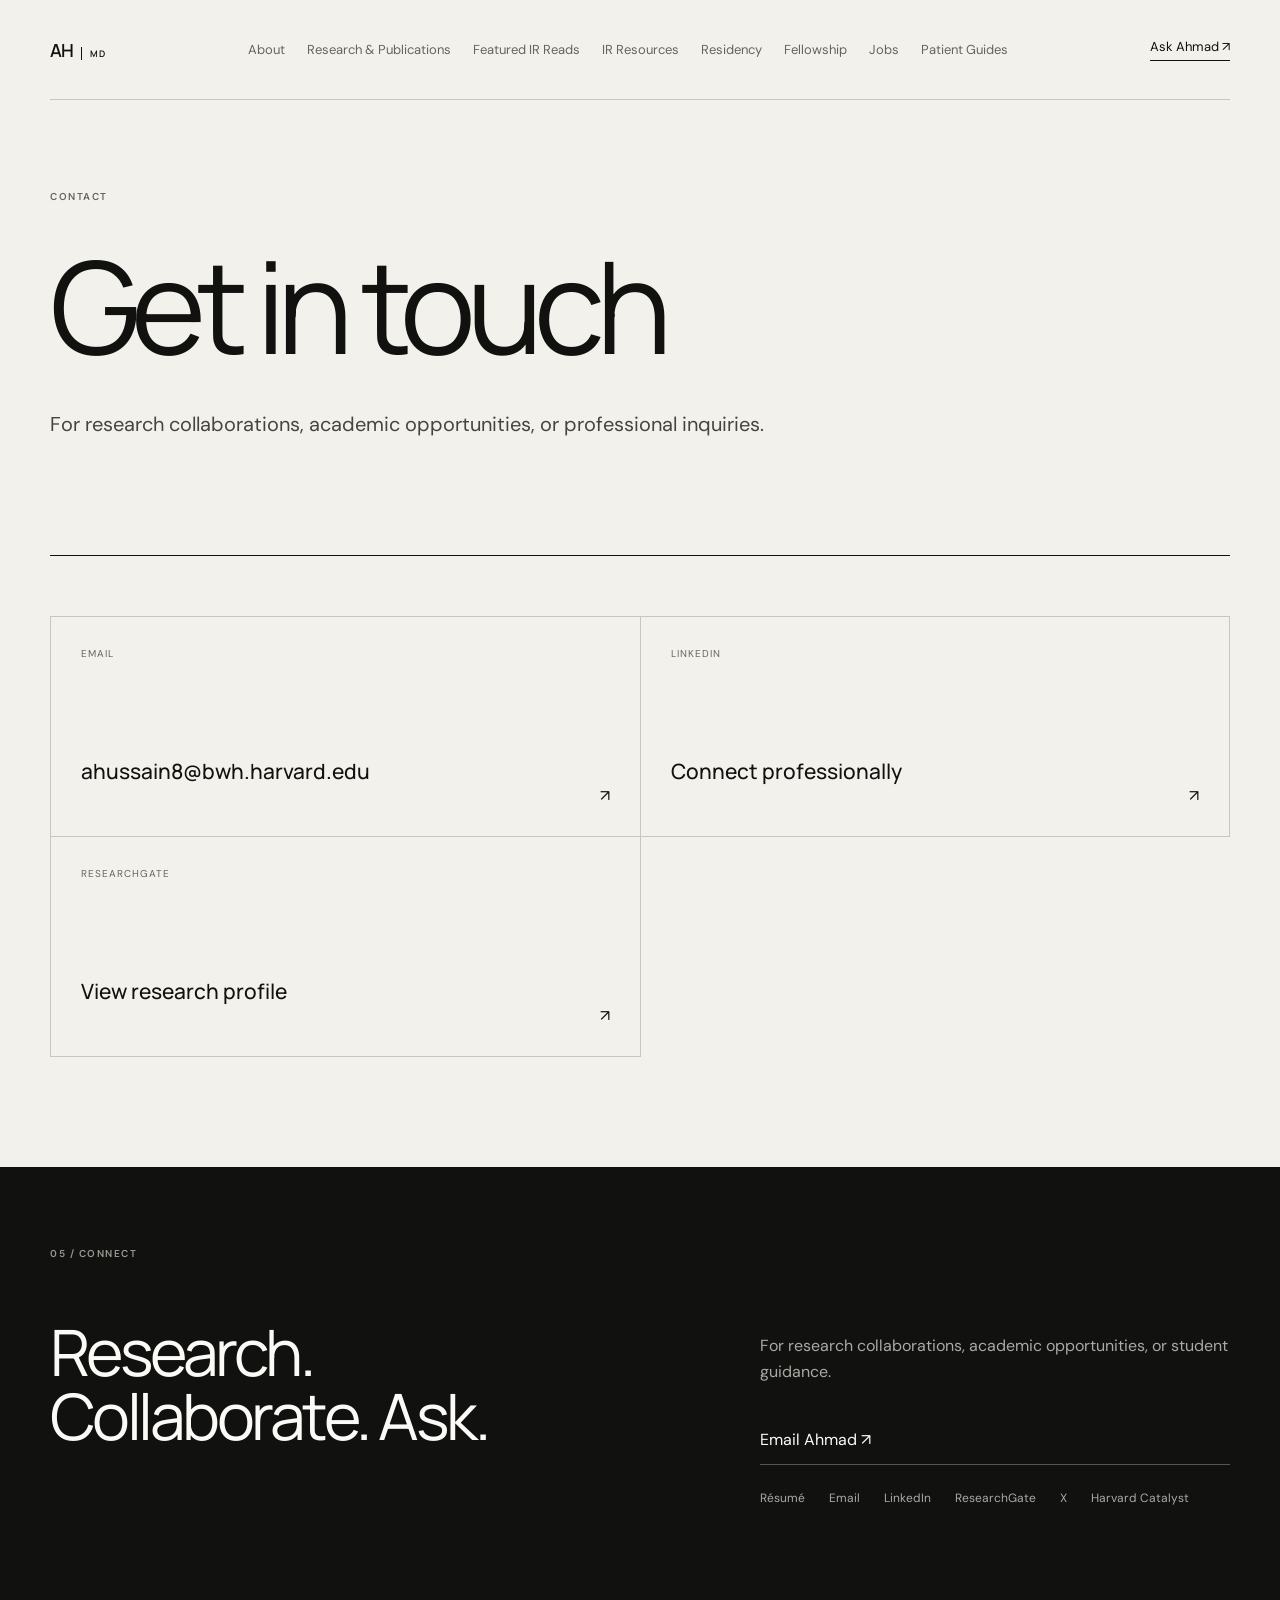
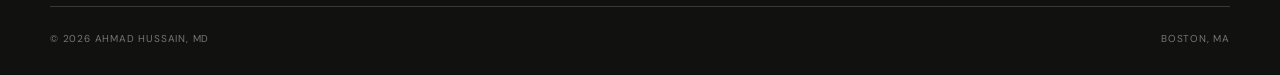
<file: contact.html>
<!doctype html>
<html lang="en">
<head>
  <meta charset="utf-8">
  <meta name="viewport" content="width=device-width,initial-scale=1">
  <title>Contact | Ahmad Hussain, MD</title>
  <link rel="stylesheet" href="style.css?v=19">
</head>
<body>
  <nav class="nav shell"><a class="monogram" href="index.html">AH<span>MD</span></a><div class="navlinks"><a href="index.html">About</a><a href="research.html">Research &amp; Publications</a><a href="featured-reads.html">Featured IR Reads</a><a href="resources.html">IR Resources</a><a href="residency.html">Residency</a><a href="fellowship.html">Fellowship</a><a href="jobs.html">Jobs</a><a href="patient-guides.html">Patient Guides</a></div><a class="contact-link" href="ask-ahmad.html">Ask Ahmad &#8599;&#65038;</a></nav>
  <main class="page shell">
    <header class="page-header"><p class="section-number">Contact</p><h1>Get in touch</h1><p>For research collaborations, academic opportunities, or professional inquiries.</p></header>
    <section class="contact-cards"><a href="mailto:ahussain8@bwh.harvard.edu"><span>Email</span><strong>ahussain8@bwh.harvard.edu</strong><b>&#8599;&#65038;</b></a><a href="https://www.linkedin.com/in/ahmad-hussain-md-6a63331b9"><span>LinkedIn</span><strong>Connect professionally</strong><b>&#8599;&#65038;</b></a><a href="https://www.researchgate.net/profile/Ahmad-Hussain-10"><span>ResearchGate</span><strong>View research profile</strong><b>&#8599;&#65038;</b></a></section>
  </main>
  <footer><div class="shell footer-grid"><div><p class="section-number">05 / Connect</p><h2>Research.<br>Collaborate. Ask.</h2></div><div class="footer-contact"><p>For research collaborations, academic opportunities, or student guidance.</p><a href="mailto:ahussain8@bwh.harvard.edu">Email Ahmad &#8599;&#65038;</a><div><a href="Ahmad_Hussain_Resume.pdf" download>Résumé</a><a href="mailto:ahussain8@bwh.harvard.edu">Email</a><a href="https://www.linkedin.com/in/ahmad-hussain-md-6a63331b9" target="_blank" rel="noopener noreferrer">LinkedIn</a><a href="https://www.researchgate.net/profile/Ahmad-Hussain-10" target="_blank" rel="noopener noreferrer">ResearchGate</a><a href="https://x.com/ahmadhussainmd" target="_blank" rel="noopener noreferrer">X</a><a href="https://connects.catalyst.harvard.edu/profiles/display/305784934" target="_blank" rel="noopener noreferrer">Harvard Catalyst</a></div></div></div><div class="shell copyright"><span>© 2026 Ahmad Hussain, MD</span><span>Boston, MA</span></div></footer>
</body>
</html>
</file>
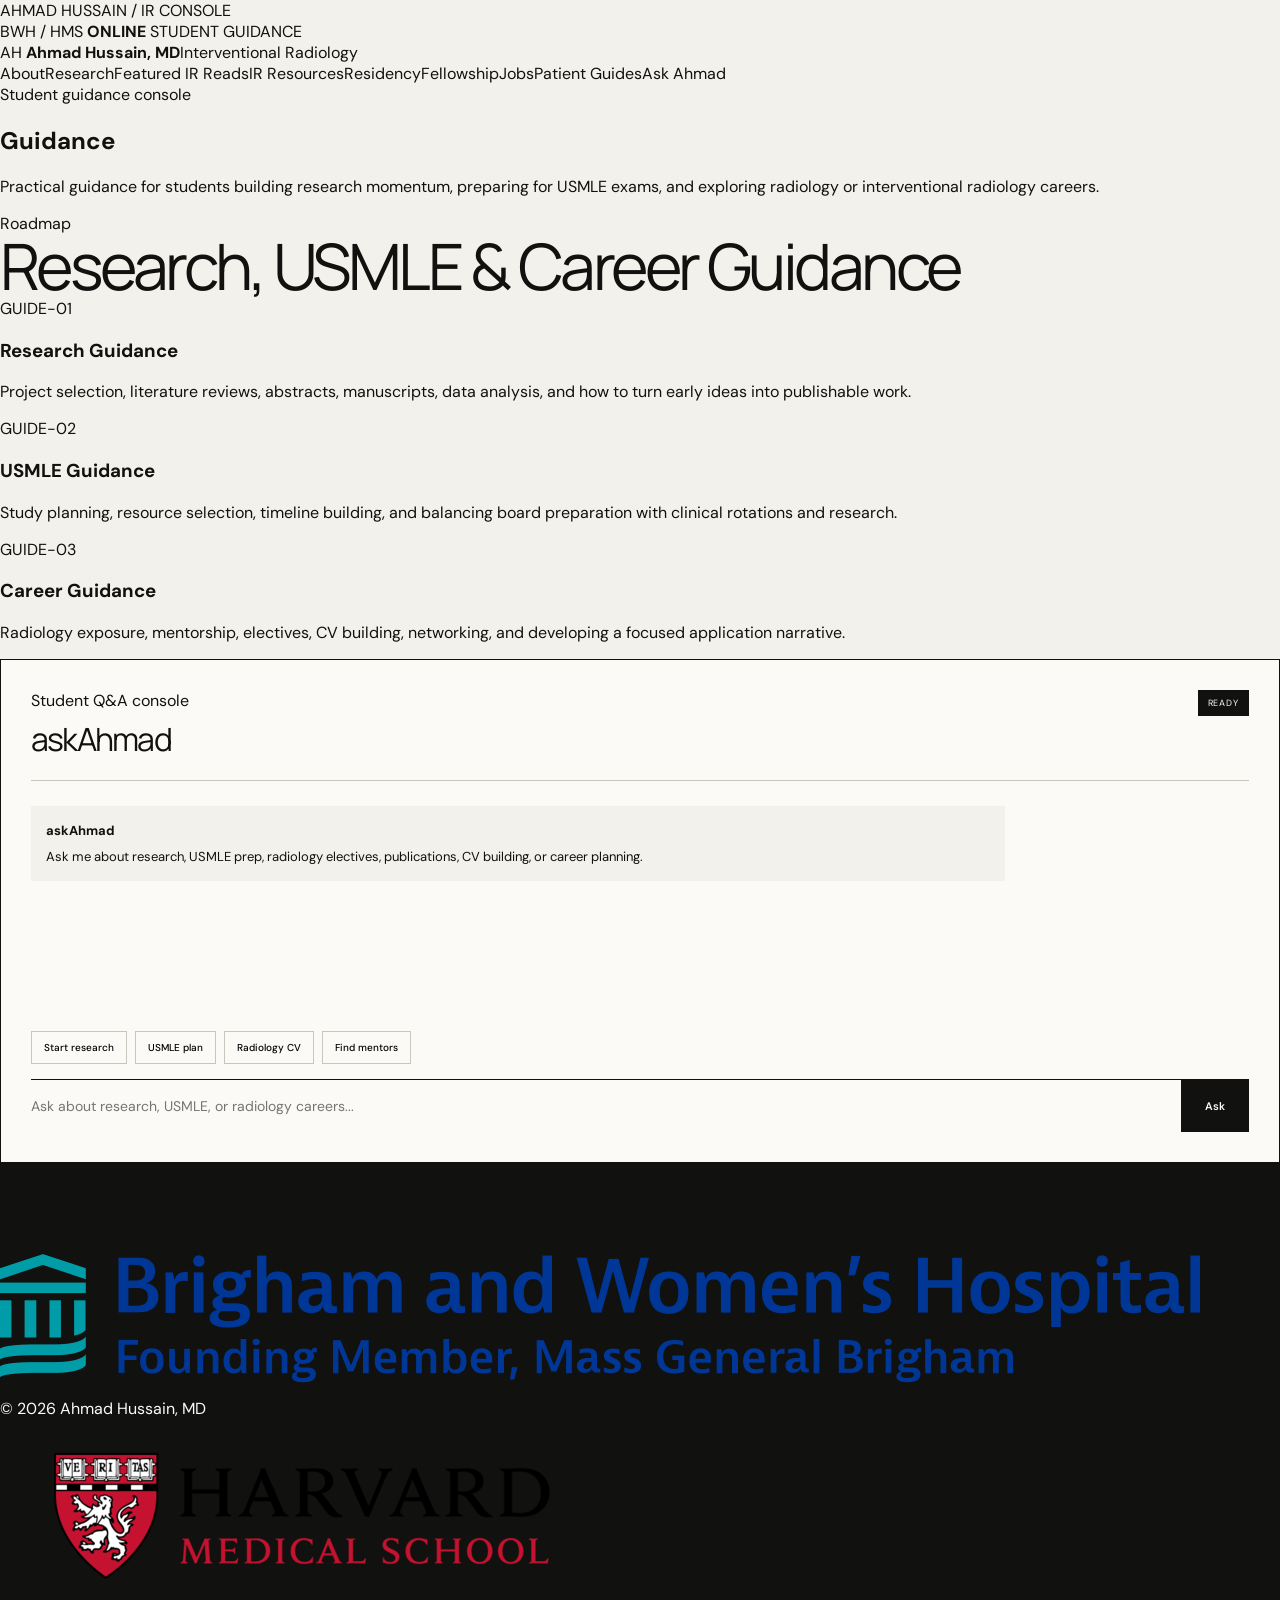
<file: guidance.html>
<!DOCTYPE html>
<html lang="en">
<head>
    <meta charset="UTF-8">
    <meta name="viewport" content="width=device-width, initial-scale=1.0">
    <title>Guidance | Ahmad Hussain, MD</title>
    <link rel="preconnect" href="https://fonts.googleapis.com">
    <link rel="preconnect" href="https://fonts.gstatic.com" crossorigin>
    <link href="https://fonts.googleapis.com/css2?family=DM+Sans:wght@400;500;700;800&family=DM+Mono:wght@400;500;700&display=swap" rel="stylesheet">
    <link rel="stylesheet" href="style.css">
</head>
<body>
<header class="site-header">
    <div class="system-bar">
        <a class="console-id" href="index.html"><span class="status-light"></span><span>AHMAD HUSSAIN / IR CONSOLE</span></a>
        <div class="system-readout">
            <span>BWH / HMS</span>
            <span><strong>ONLINE</strong></span>
            <span>STUDENT GUIDANCE</span>
        </div>
    </div>
    <div class="nav-wrap">
        <div class="nav-inner">
            <a class="brand" href="index.html" aria-label="Ahmad Hussain home">
                <span class="brand-mark">AH</span>
                <span class="brand-text"><strong>Ahmad Hussain, MD</strong><span>Interventional Radiology</span></span>
            </a>
            <nav class="nav-links" aria-label="Primary navigation"><a href="index.html">About</a><a href="research.html">Research</a><a href="featured-reads.html">Featured IR Reads</a><a href="resources.html">IR Resources</a><a href="residency.html">Residency</a><a href="fellowship.html">Fellowship</a><a href="jobs.html">Jobs</a><a href="patient-guides.html">Patient Guides</a><a href="ask-ahmad.html">Ask Ahmad</a></nav>
        </div>
    </div>
</header>

<main class="page-shell">
    <section class="page-title">
        <div class="kicker">Student guidance console</div>
        <h1>Guidance</h1>
        <p class="page-intro">
            Practical guidance for students building research momentum, preparing for USMLE exams, and exploring radiology or interventional radiology careers.
        </p>
    </section>

    <section class="section-block" id="guidance">
        <div class="section-kicker">Roadmap</div>
        <h2>Research, USMLE &amp; Career Guidance</h2>
        <div class="guidance-grid">
            <article class="guidance-card">
                <div class="card-code">GUIDE-01</div>
                <h3>Research Guidance</h3>
                <p>Project selection, literature reviews, abstracts, manuscripts, data analysis, and how to turn early ideas into publishable work.</p>
            </article>
            <article class="guidance-card">
                <div class="card-code">GUIDE-02</div>
                <h3>USMLE Guidance</h3>
                <p>Study planning, resource selection, timeline building, and balancing board preparation with clinical rotations and research.</p>
            </article>
            <article class="guidance-card">
                <div class="card-code">GUIDE-03</div>
                <h3>Career Guidance</h3>
                <p>Radiology exposure, mentorship, electives, CV building, networking, and developing a focused application narrative.</p>
            </article>
        </div>
    </section>

    <section class="section-block" id="ask-ahmad">
        <section class="chatbot-panel" aria-labelledby="ask-ahmad-title">
            <div class="chatbot-header">
                <div>
                    <div class="section-kicker">Student Q&amp;A console</div>
                    <h2 id="ask-ahmad-title">askAhmad</h2>
                </div>
                <span class="chatbot-status">READY</span>
            </div>

            <div class="chat-window" id="askAhmadMessages" aria-live="polite">
                <div class="chat-message bot">
                    <strong>askAhmad</strong>
                    <span>Ask me about research, USMLE prep, radiology electives, publications, CV building, or career planning.</span>
                </div>
            </div>

            <div class="prompt-chips" aria-label="Suggested questions">
                <button type="button" data-question="How do I start research as a medical student?">Start research</button>
                <button type="button" data-question="How should I plan USMLE preparation?">USMLE plan</button>
                <button type="button" data-question="How can I build a radiology CV?">Radiology CV</button>
                <button type="button" data-question="How do I find mentors in radiology?">Find mentors</button>
            </div>

            <form class="chat-form" id="askAhmadForm">
                <label class="sr-only" for="askAhmadInput">Ask Ahmad a student guidance question</label>
                <input id="askAhmadInput" class="chat-input" type="text" placeholder="Ask about research, USMLE, or radiology careers..." autocomplete="off">
                <button class="chat-submit" type="submit">Ask</button>
            </form>
        </section>
    </section>
</main>

<footer class="site-footer">
    <div class="footer-inner">
        <div class="footer-logo"><img src="bwh_logo.png" alt="Brigham and Women's Hospital"></div>
        <div class="footer-copy">&copy; 2026 Ahmad Hussain, MD</div>
        <div class="footer-logo"><img src="hms_logo.png" alt="Harvard Medical School"></div>
    </div>
</footer>
<script src="askahmad.js"></script>
</body>
</html>
</file>
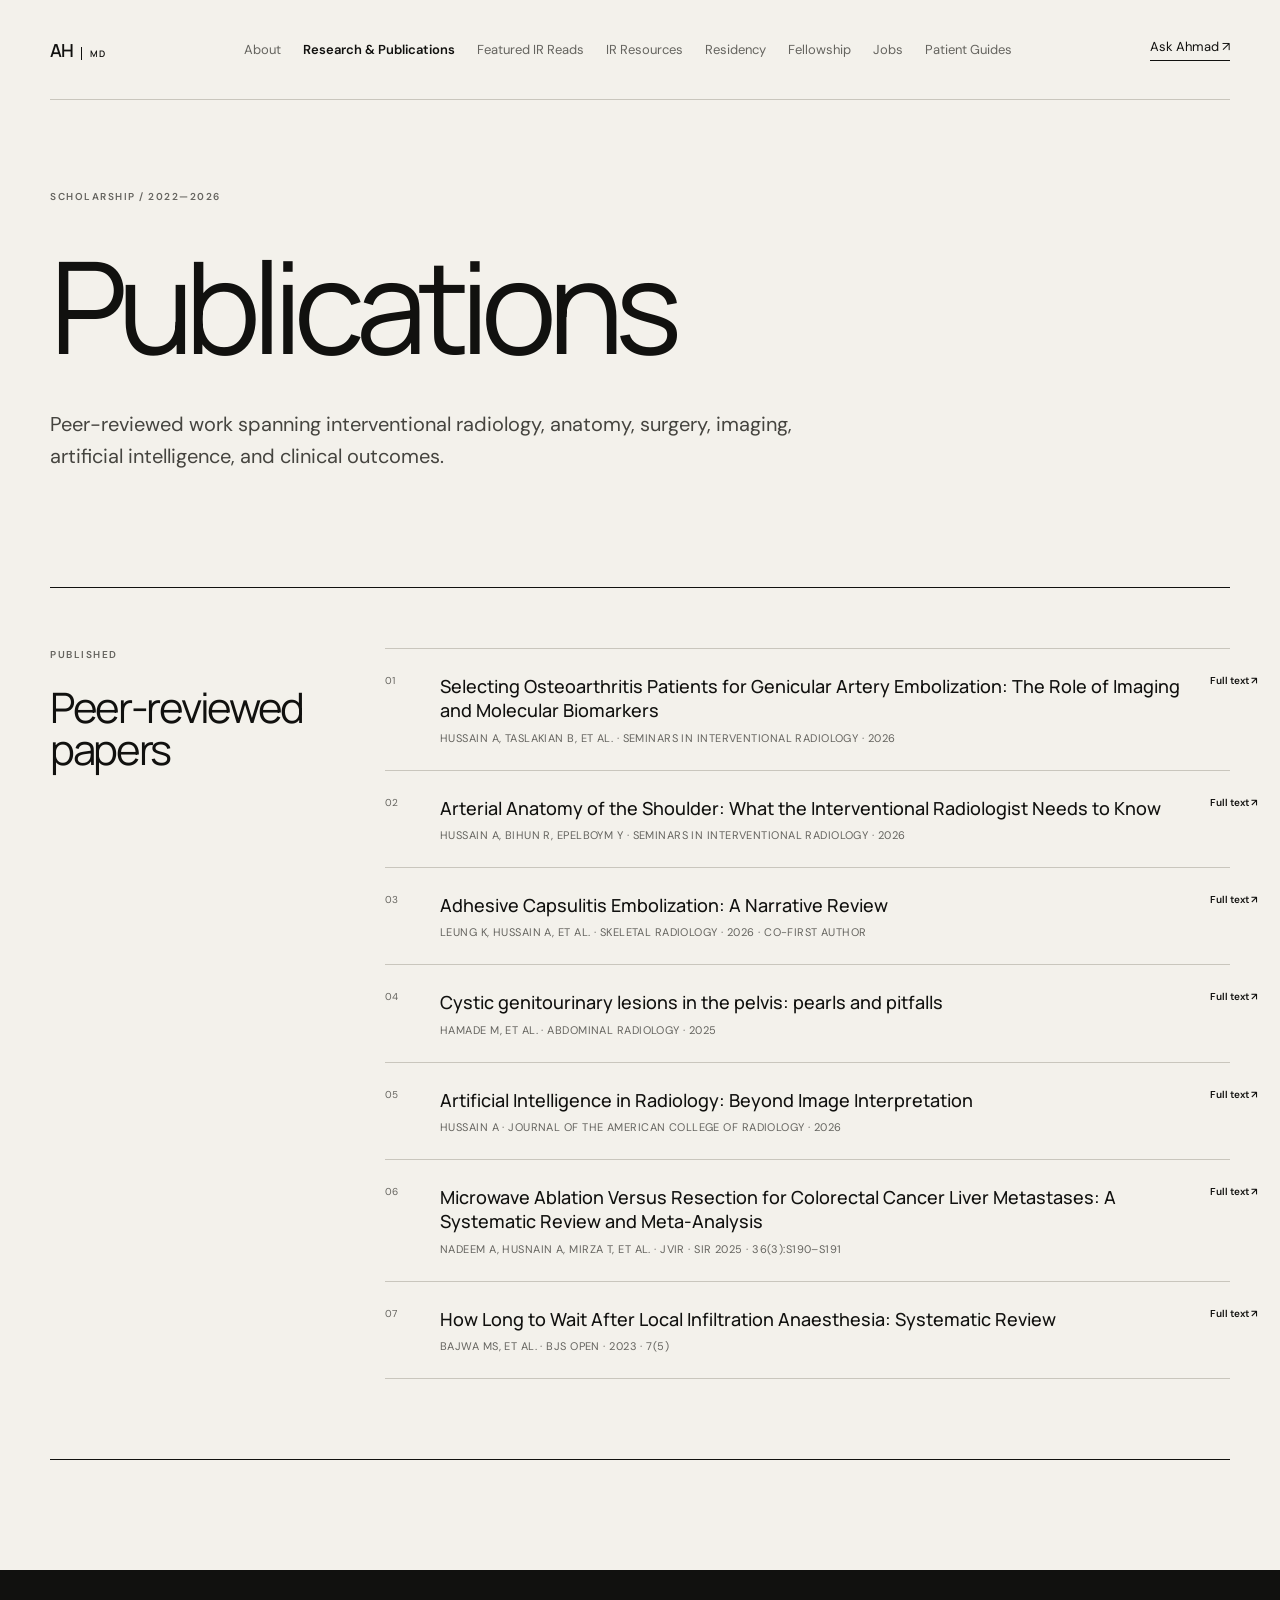
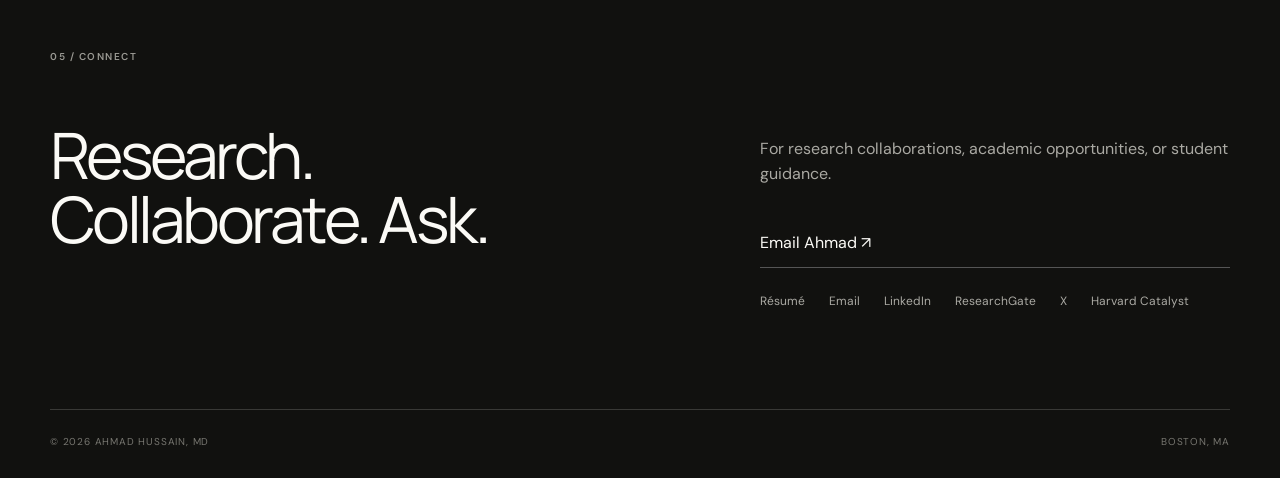
<file: publications.html>
<!doctype html><html lang="en"><head><meta charset="utf-8"><meta name="viewport" content="width=device-width,initial-scale=1"><title>Publications | Ahmad Hussain, MD</title><meta name="description" content="Publications and conference abstracts by Ahmad Hussain, MD."><link rel="stylesheet" href="style.css?v=19"></head><body>
<nav class="nav shell"><a class="monogram" href="index.html">AH<span>MD</span></a><div class="navlinks"><a href="index.html">About</a><a class="active" href="research.html">Research &amp; Publications</a><a href="featured-reads.html">Featured IR Reads</a><a href="resources.html">IR Resources</a><a href="residency.html">Residency</a><a href="fellowship.html">Fellowship</a><a href="jobs.html">Jobs</a><a href="patient-guides.html">Patient Guides</a></div><a class="contact-link" href="ask-ahmad.html">Ask Ahmad &#8599;&#65038;</a></nav>
<main class="page shell"><header class="page-header"><p class="section-number">Scholarship / 2022—2026</p><h1>Publications</h1><p>Peer-reviewed work spanning interventional radiology, anatomy, surgery, imaging, artificial intelligence, and clinical outcomes.</p></header>
<section class="paper-section"><div class="paper-heading"><p class="section-number">Published</p><h2>Peer-reviewed papers</h2></div><div class="all-papers">
<a href="https://doi.org/10.1055/a-2845-7727" target="_blank" rel="noopener noreferrer"><span>01</span><div><h3>Selecting Osteoarthritis Patients for Genicular Artery Embolization: The Role of Imaging and Molecular Biomarkers</h3><p>Hussain A, Taslakian B, et al. · Seminars in Interventional Radiology · 2026</p></div><b>Full text &#8599;&#65038;</b></a>
<a href="https://doi.org/10.1055/a-2845-7529" target="_blank" rel="noopener noreferrer"><span>02</span><div><h3>Arterial Anatomy of the Shoulder: What the Interventional Radiologist Needs to Know</h3><p>Hussain A, Bihun R, Epelboym Y · Seminars in Interventional Radiology · 2026</p></div><b>Full text &#8599;&#65038;</b></a>
<a href="https://doi.org/10.1007/s00256-026-05308-x" target="_blank" rel="noopener noreferrer"><span>03</span><div><h3>Adhesive Capsulitis Embolization: A Narrative Review</h3><p>Leung K, Hussain A, et al. · Skeletal Radiology · 2026 · Co-first author</p></div><b>Full text &#8599;&#65038;</b></a>
<a href="https://doi.org/10.1007/s00261-025-05006-7" target="_blank" rel="noopener noreferrer"><span>04</span><div><h3>Cystic genitourinary lesions in the pelvis: pearls and pitfalls</h3><p>Hamade M, et al. · Abdominal Radiology · 2025</p></div><b>Full text &#8599;&#65038;</b></a>
<a href="https://www.jacr.org/article/S1546-1440(26)00438-2/fulltext" target="_blank" rel="noopener noreferrer"><span>05</span><div><h3>Artificial Intelligence in Radiology: Beyond Image Interpretation</h3><p>Hussain A · Journal of the American College of Radiology · 2026</p></div><b>Full text &#8599;&#65038;</b></a>
<a href="https://doi.org/10.1016/j.jvir.2024.12.494" target="_blank" rel="noopener noreferrer"><span>06</span><div><h3>Microwave Ablation Versus Resection for Colorectal Cancer Liver Metastases: A Systematic Review and Meta-Analysis</h3><p>Nadeem A, Husnain A, Mirza T, et al. · JVIR · SIR 2025 · 36(3):S190–S191</p></div><b>Full text &#8599;&#65038;</b></a>
<a href="https://doi.org/10.1093/bjsopen/zrad089" target="_blank" rel="noopener noreferrer"><span>07</span><div><h3>How Long to Wait After Local Infiltration Anaesthesia: Systematic Review</h3><p>Bajwa MS, et al. · BJS Open · 2023 · 7(5)</p></div><b>Full text &#8599;&#65038;</b></a>
</div></section></main>
<footer><div class="shell footer-grid"><div><p class="section-number">05 / Connect</p><h2>Research.<br>Collaborate. Ask.</h2></div><div class="footer-contact"><p>For research collaborations, academic opportunities, or student guidance.</p><a href="mailto:ahussain8@bwh.harvard.edu">Email Ahmad &#8599;&#65038;</a><div><a href="Ahmad_Hussain_Resume.pdf" download>Résumé</a><a href="mailto:ahussain8@bwh.harvard.edu">Email</a><a href="https://www.linkedin.com/in/ahmad-hussain-md-6a63331b9" target="_blank" rel="noopener noreferrer">LinkedIn</a><a href="https://www.researchgate.net/profile/Ahmad-Hussain-10" target="_blank" rel="noopener noreferrer">ResearchGate</a><a href="https://x.com/ahmadhussainmd" target="_blank" rel="noopener noreferrer">X</a><a href="https://connects.catalyst.harvard.edu/profiles/display/305784934" target="_blank" rel="noopener noreferrer">Harvard Catalyst</a></div></div></div><div class="shell copyright"><span>© 2026 Ahmad Hussain, MD</span><span>Boston, MA</span></div></footer></body></html>
</file>
<file: style.css>
@import url('https://fonts.googleapis.com/css2?family=DM+Sans:wght@400;500;600&family=Manrope:wght@400;500;600&display=swap');
:root{--paper:#f3f1eb;--ink:#11110f;--muted:#65645f;--line:#c9c6bd;--white:#fbfaf6}*{box-sizing:border-box}html{scroll-behavior:smooth}body{margin:0;background:var(--paper);color:var(--ink);font-family:"DM Sans",Arial,sans-serif}a{color:inherit;text-decoration:none}.shell{width:min(1180px,calc(100% - 48px));margin:auto}.nav{height:100px;display:flex;align-items:center;justify-content:space-between;border-bottom:1px solid var(--line);font-size:13px}.monogram{font:600 18px "Manrope";letter-spacing:-.06em}.monogram span{margin-left:8px;padding-left:8px;border-left:1px solid;font-size:9px;letter-spacing:.1em}.navlinks,.socials{display:flex;gap:22px;color:var(--muted)}.contact-link{border-bottom:1px solid;padding-bottom:5px}.hero{min-height:760px;padding:92px 0 45px;display:flex;flex-direction:column}.eyebrow,.section-number{text-transform:uppercase;letter-spacing:.15em;font-size:10px;font-weight:600}.eyebrow{display:flex;gap:10px;align-items:center;color:var(--muted)}.eyebrow i{width:6px;height:6px;background:var(--ink);border-radius:50%}.hero h1{font:400 clamp(65px,10.5vw,145px)/.88 "Manrope";letter-spacing:-.075em;margin:70px 0 55px;white-space:nowrap}.hero h1 span{color:var(--ink)}.hero-grid{display:grid;grid-template-columns:1.75fr .6fr .72fr;gap:38px;margin-top:auto;align-items:end}.lead{font:400 clamp(24px,3vw,40px)/1.18 "Manrope";letter-spacing:-.035em;margin:0}.portrait{margin:0;min-height:245px;position:relative;overflow:hidden;background:#d7d5cf;align-self:stretch}.portrait img{position:absolute;width:100%;height:100%;object-fit:cover;object-position:center 23%;filter:saturate(.78) contrast(1.03)}.portrait figcaption{position:absolute;bottom:0;background:var(--ink);color:var(--white);padding:8px 10px;font-size:8px;text-transform:uppercase;letter-spacing:.12em}.hero-meta{border-left:1px solid var(--line);padding-left:28px;font-size:13px}.hero-meta p{color:var(--muted);margin:0 0 8px}.hero-meta p:last-child{margin-top:14px}.hero-footer{border-top:1px solid var(--line);margin-top:58px;padding-top:25px;display:flex;justify-content:space-between;font-size:12px}.primary{font-weight:600}.section-rule{border-top:1px solid var(--ink);padding:38px 0 120px}.section-number{color:var(--muted);margin:0}.statement,.section-head{display:grid;grid-template-columns:1fr 3fr;gap:60px}.section-head{margin-bottom:75px}h2{font:400 clamp(42px,5vw,70px)/1 "Manrope";letter-spacing:-.055em;margin:0}.statement>div>p{max-width:730px;color:#45443f;font-size:18px;line-height:1.65;margin:50px 0 65px}.metrics{border-top:1px solid var(--line);display:grid;grid-template-columns:repeat(3,1fr);padding-top:24px}.metrics div{display:flex;align-items:end;gap:16px}.metrics strong{font:400 52px/1 "Manrope"}.metrics span{color:var(--muted);font-size:11px}.timeline article{display:grid;grid-template-columns:60px 150px 1.15fr 1.4fr;gap:30px;padding:34px 0;border-top:1px solid var(--line)}.timeline article:last-child{border-bottom:1px solid var(--line)}.index,.date{color:var(--muted);font-size:11px}.role h3,.pub-list h3,.edu-grid h3{font:500 20px/1.25 "Manrope";margin:0 0 7px}.role p,.description{font-size:13px;line-height:1.55;margin:0}.role p,.description{color:var(--muted)}.clinical-strip{margin-top:38px;display:grid;grid-template-columns:210px 1fr;font-size:12px;color:var(--muted)}.clinical-strip span{color:var(--ink);font-weight:600;text-transform:uppercase;font-size:10px}.pub-list{border-top:1px solid var(--line)}.pub-list a{display:grid;grid-template-columns:60px 1fr 24px;gap:25px;align-items:center;padding:29px 0;border-bottom:1px solid var(--line)}.pub-list a>span,.pub-list p{color:var(--muted);font-size:11px}.pub-list p{margin:0;text-transform:uppercase;letter-spacing:.06em}.pub-list b{font-weight:400}.edu-grid{display:grid;grid-template-columns:repeat(3,1fr);gap:1px;background:var(--line);border:1px solid var(--line)}.edu-grid article{background:var(--paper);padding:35px;min-height:260px;display:flex;flex-direction:column}.edu-grid span{font-size:10px;color:var(--muted);text-transform:uppercase;letter-spacing:.1em}.edu-grid h3{font-size:24px;margin-top:55px}.edu-grid p{margin-top:auto;color:var(--muted);font-size:13px;line-height:1.6}footer{background:var(--ink);color:var(--white);padding:80px 0 30px}.footer-grid{display:grid;grid-template-columns:1.3fr 1fr;gap:100px}.footer-grid .section-number{color:#9a9993;margin-bottom:60px}.footer-contact{padding-top:70px}.footer-contact>p{color:#aaa9a3;line-height:1.6;margin-bottom:45px}.footer-contact>a{display:block;border-bottom:1px solid #555;padding-bottom:14px}.footer-contact div{display:flex;gap:24px;margin-top:25px;color:#aaa9a3;font-size:12px}.copyright{border-top:1px solid #393936;margin-top:100px;padding-top:25px;display:flex;justify-content:space-between;color:#777670;font-size:10px;text-transform:uppercase;letter-spacing:.08em}
@media(max-width:800px){.shell{width:min(100% - 30px,1180px)}.nav{height:76px}.navlinks{display:none}.hero{padding-top:70px}.hero h1{white-space:normal;font-size:20vw;margin:60px 0 45px}.hero-grid,.statement,.section-head,.footer-grid{grid-template-columns:1fr}.hero-grid{gap:28px}.portrait{min-height:420px;order:-1}.hero-meta{border-left:0;border-top:1px solid var(--line);padding:20px 0 0}.section-rule{padding-bottom:80px}.timeline article{grid-template-columns:35px 1fr;gap:15px}.timeline .date,.role,.description{grid-column:2}.edu-grid{grid-template-columns:1fr}.footer-grid{gap:20px}.footer-contact{padding-top:20px}}
@media(max-width:480px){.metrics{grid-template-columns:1fr}.metrics div{border-bottom:1px solid var(--line);padding:15px 0}.hero-footer{gap:20px}.socials{flex-direction:column;gap:8px}.pub-list a{grid-template-columns:35px 1fr 15px;gap:12px}.footer-contact>a{font-size:14px}}

/* Interior pages */
.nav a.active{color:var(--ink);font-weight:600}.page{padding-bottom:110px}.page-header{padding:90px 0 95px;border-bottom:1px solid var(--ink)}.page-header h1{font:400 clamp(64px,10vw,132px)/.9 "Manrope";letter-spacing:-.07em;margin:45px 0}.page-header>p:last-child{max-width:760px;font:400 20px/1.6 "DM Sans";color:#45443f}.focus-summary{display:grid;grid-template-columns:1fr 3fr;gap:60px;margin:55px 0 120px;padding:24px 0;border-top:1px solid var(--line);border-bottom:1px solid var(--line)}.focus-summary>p{margin:0;color:var(--muted);font-size:10px;font-weight:600;letter-spacing:.15em;text-transform:uppercase}.focus-summary>div{display:flex;flex-wrap:wrap;gap:10px}.focus-summary span{border:1px solid var(--ink);padding:10px 13px;font-size:12px;line-height:1.15}.content-section{display:grid;grid-template-columns:1fr 2fr;gap:80px;border-top:1px solid var(--ink);padding:38px 0 100px}.content-section>div:first-child h2,.paper-heading h2{font-size:42px;margin-top:25px}.prose>p{font-size:18px;line-height:1.7;margin:0 0 25px}.prose article{padding:0 0 35px;margin-bottom:35px;border-bottom:1px solid var(--line)}.prose article span{font-size:10px;text-transform:uppercase;letter-spacing:.1em;color:var(--muted)}.prose article h3{font:500 27px "Manrope";margin:12px 0}.prose article p{color:var(--muted);line-height:1.65}.long-timeline{margin:60px 0 120px}.long-timeline article{display:grid;grid-template-columns:220px 1fr;gap:55px;border-top:1px solid var(--line);padding:34px 0}.long-timeline time{font-size:11px;color:var(--muted);text-transform:uppercase;letter-spacing:.08em}.long-timeline h2{font-size:27px;margin-bottom:8px}.long-timeline h3{font-size:13px;font-weight:500;color:var(--muted);margin:0 0 20px}.long-timeline p{max-width:720px;line-height:1.65;color:#45443f}.paper-section{display:grid;grid-template-columns:280px 1fr;gap:55px;padding:60px 0 80px;border-bottom:1px solid var(--ink)}.all-papers>a,.paper-static{display:grid;grid-template-columns:35px 1fr 20px;gap:20px;padding:25px 0;border-top:1px solid var(--line)}.all-papers>a:last-child{border-bottom:1px solid var(--line)}.all-papers span{font-size:10px;color:var(--muted)}.all-papers h3{font:500 18px/1.35 "Manrope";margin:0 0 8px}.all-papers p{font-size:11px;text-transform:uppercase;letter-spacing:.04em;color:var(--muted);margin:0}.all-papers b{font-weight:400}.text-link{display:inline-block;margin-top:30px;border-bottom:1px solid;padding-bottom:5px;font-size:12px}.mini-footer{display:flex;justify-content:space-between;align-items:center;padding-top:20px;font-size:11px;color:#aaa9a3}.mini-footer nav{display:flex;gap:25px}.ask-layout{display:grid;grid-template-columns:250px 1fr;gap:60px;padding:60px 0 100px}.ask-layout aside ul{list-style:none;padding:20px 0;margin:0}.ask-layout aside li{padding:10px 0;border-bottom:1px solid var(--line);font-size:12px;color:var(--muted)}.chatbot-panel{border:1px solid var(--ink);background:var(--white);padding:30px}.chatbot-header{display:flex;justify-content:space-between;align-items:start;border-bottom:1px solid var(--line);padding-bottom:25px}.chatbot-header h2{font-size:32px;margin-top:12px}.chatbot-header>span{text-transform:uppercase;font-size:9px;letter-spacing:.1em;padding:7px 10px;background:var(--ink);color:var(--white)}.chat-window{min-height:250px;max-height:420px;overflow:auto;padding:25px 0}.chat-message{max-width:80%;display:flex;flex-direction:column;gap:6px;padding:15px;margin-bottom:12px;font-size:13px;line-height:1.5}.chat-message.bot{background:var(--paper)}.chat-message.user{background:var(--ink);color:var(--white);margin-left:auto}.prompt-chips{display:flex;flex-wrap:wrap;gap:8px;margin-bottom:15px}.prompt-chips button{border:1px solid var(--line);background:transparent;padding:9px 12px;font:500 10px "DM Sans";cursor:pointer}.chat-form{display:grid;grid-template-columns:1fr auto;border-top:1px solid var(--ink)}.chat-input{border:0;background:transparent;padding:17px 0;font:14px "DM Sans";outline:none}.chat-submit{border:0;background:var(--ink);color:var(--white);padding:0 24px;font:600 11px "DM Sans";cursor:pointer}.sr-only{position:absolute;width:1px;height:1px;overflow:hidden;clip:rect(0,0,0,0)}.direct-contact{border-top:1px solid var(--ink);padding:35px 0;display:flex;justify-content:space-between}.direct-contact a{border-bottom:1px solid}.contact-cards{display:grid;grid-template-columns:1fr 1fr;margin-top:60px;border-top:1px solid var(--line);border-left:1px solid var(--line)}.contact-cards a{min-height:220px;padding:30px;border-right:1px solid var(--line);border-bottom:1px solid var(--line);display:flex;flex-direction:column}.contact-cards span{font-size:10px;color:var(--muted);text-transform:uppercase;letter-spacing:.1em}.contact-cards strong{font:500 21px "Manrope";margin-top:auto}.contact-cards b{align-self:end;font-weight:400}
@media(max-width:800px){.page-header{padding:70px 0}.focus-summary{grid-template-columns:1fr;gap:24px}.content-section,.paper-section{grid-template-columns:1fr;gap:35px}.long-timeline article{grid-template-columns:1fr;gap:15px}.ask-layout{grid-template-columns:1fr}.contact-cards{grid-template-columns:1fr}.mini-footer{align-items:flex-start;gap:25px}.mini-footer nav{flex-wrap:wrap;justify-content:flex-end}}
@media(max-width:480px){.page-header h1{font-size:19vw}.paper-section{padding-top:45px}.all-papers>a{grid-template-columns:26px 1fr 12px;gap:10px}.chatbot-panel{padding:18px}.mini-footer{flex-direction:column}.mini-footer nav{justify-content:flex-start}}

/* Streamlined research focus */
.focus-summary>div{max-width:750px;font:400 clamp(18px,2vw,25px)/1.45 "Manrope";letter-spacing:-.03em}.focus-summary span{white-space:nowrap}.focus-summary i{font-style:normal;color:var(--muted);padding:0 7px}

/* Radiology resources */
.applicant-guide{display:grid;grid-template-columns:280px 1fr;gap:55px;border-top:1px solid var(--ink);padding:38px 0 85px}.applicant-guide>.resource-heading h2{font-size:42px;margin-top:25px}.applicant-guide>.resource-heading>p:last-child{color:var(--muted);font-size:12px;line-height:1.55}.applicant-guide ol{list-style:none;padding:0;margin:0;border-top:1px solid var(--line)}.applicant-guide li{display:grid;grid-template-columns:38px 1fr;gap:16px;padding:23px 0;border-bottom:1px solid var(--line)}.applicant-guide li>span{font-size:10px;color:var(--muted);padding-top:4px}.applicant-guide h3{font:500 19px/1.35 "Manrope";margin:0 0 7px}.applicant-guide li p{max-width:720px;color:var(--muted);font-size:13px;line-height:1.6;margin:0}
.open-house-section{display:grid;grid-template-columns:280px 1fr;gap:55px;border-top:1px solid var(--ink);padding:38px 0 85px}.open-house-section>.resource-heading h2{font-size:42px;margin-top:25px}.open-house-section>.resource-heading>p:not(.section-number){color:var(--muted);font-size:12px;line-height:1.55}.open-house-groups{display:grid;grid-template-columns:1fr 1fr;gap:42px}.open-house-label{display:flex;justify-content:space-between;align-items:baseline;padding-bottom:15px;border-bottom:1px solid var(--ink)}.open-house-label h3{font:500 21px "Manrope";margin:0}.open-house-label span{color:var(--muted);font-size:9px;text-transform:uppercase;letter-spacing:.08em}.open-house-list>a{display:grid;grid-template-columns:76px minmax(0,1fr) auto;gap:14px;align-items:center;padding:18px 0;border-bottom:1px solid var(--line)}.open-house-list time{display:flex;flex-direction:column;gap:4px}.open-house-list time strong{font-size:11px;letter-spacing:.08em}.open-house-list time span,.open-house-list p{color:var(--muted);font-size:10px;margin:0}.open-house-list h4{font:500 15px/1.3 "Manrope";margin:0 0 4px}.open-house-list b{font-size:10px;font-weight:600;white-space:nowrap}
.resource-intro{display:grid;grid-template-columns:1fr 3fr;gap:60px;padding:60px 0 100px}.resource-intro>p{margin:0;color:var(--muted);font-size:10px;font-weight:600;letter-spacing:.15em;text-transform:uppercase}.resource-intro h2{font-size:clamp(38px,5vw,62px);margin:0 0 25px}.resource-intro div>p{max-width:600px;color:#45443f;font-size:17px;line-height:1.7}.resource-section{display:grid;grid-template-columns:280px 1fr;gap:55px;border-top:1px solid var(--ink);padding:38px 0 85px}.resource-heading h2{font-size:42px;margin-top:25px}.resource-list{border-top:1px solid var(--line)}.resource-item{display:grid;grid-template-columns:35px 1fr auto;gap:20px;align-items:start;padding:25px 0;border-bottom:1px solid var(--line)}.resource-item>span{font-size:10px;color:var(--muted);padding-top:4px}.resource-item h3{font:500 20px/1.35 "Manrope";margin:0 0 8px}.resource-item p{font-size:11px;text-transform:uppercase;letter-spacing:.04em;color:var(--muted);margin:0}.resource-item b{font-size:11px;font-weight:600;white-space:nowrap;padding-top:4px}.resource-loading,.resource-empty{color:var(--muted);font-size:14px;line-height:1.6;padding:25px 0;margin:0}.resource-empty a{color:var(--ink);border-bottom:1px solid}.resource-note{display:grid;grid-template-columns:280px 1fr;gap:55px;border-top:1px solid var(--line);padding:30px 0 0;color:var(--muted);font-size:12px;line-height:1.65}.resource-note p{margin:0}.resource-note p:first-child{font-size:10px;font-weight:600;letter-spacing:.15em;text-transform:uppercase;color:var(--ink)}
@media(max-width:800px){.resource-intro,.resource-section,.resource-note,.applicant-guide,.open-house-section{grid-template-columns:1fr;gap:28px}.resource-intro{padding:55px 0 75px}.resource-section,.applicant-guide,.open-house-section{padding-bottom:65px}.open-house-groups{grid-template-columns:1fr;gap:40px}.resource-item{grid-template-columns:28px 1fr}.resource-item b{grid-column:2;padding-top:0}}

.chat-follow-up{display:block;width:max-content;max-width:100%;margin:2px 0 22px;padding-bottom:4px;border-bottom:1px solid var(--ink);font-size:12px;font-weight:600}

.hero h1{font-size:clamp(55px,8.5vw,112px)}.affiliation-mark{display:flex;gap:12px;align-items:center;margin-top:20px;color:var(--muted);font-size:9px;font-weight:600;letter-spacing:.11em;text-transform:uppercase}.affiliation-mark i{height:16px;border-left:1px solid var(--line)}

.article-link{font-size:11px;font-weight:600;white-space:nowrap;padding-top:4px}.article-abstract{margin-top:16px;border-top:1px solid var(--line);padding-top:12px}.article-abstract summary{cursor:pointer;font-size:11px;font-weight:600}.article-abstract p{margin:12px 0 0!important;font-size:13px!important;line-height:1.65;text-transform:none!important;letter-spacing:0!important;color:#45443f!important}

.resource-heading>a{display:inline-block;margin-top:18px;padding-bottom:4px;border-bottom:1px solid;font-size:11px}.article-abstract strong{font-size:10px;letter-spacing:.12em;text-transform:uppercase}.article-actions{display:flex;gap:20px;margin-top:15px}.article-actions a{font-size:11px;font-weight:600;border-bottom:1px solid;padding-bottom:3px}

.meeting-list{display:grid;grid-template-columns:repeat(3,1fr);border-top:1px solid var(--line);border-left:1px solid var(--line)}.meeting-list a{min-height:210px;padding:24px;border-right:1px solid var(--line);border-bottom:1px solid var(--line);display:flex;flex-direction:column}.meeting-list span{font-size:10px;color:var(--muted);letter-spacing:.12em}.meeting-list strong{font:500 20px/1.3 "Manrope";margin-top:35px}.meeting-list small{color:var(--muted);margin-top:7px}.meeting-list b{font-size:11px;margin-top:auto;font-weight:600}.resource-heading>p:last-child{color:var(--muted);font-size:12px;line-height:1.55}@media(max-width:800px){.meeting-list{grid-template-columns:1fr}}

/* Final layout refinements */
.footer-contact div{flex-wrap:wrap;gap:16px 24px}.mini-footer nav{flex-wrap:wrap;justify-content:flex-end;gap:12px 22px}.focus-summary>div{max-width:820px;display:flex;flex-wrap:wrap;gap:9px;font:inherit;letter-spacing:normal}.focus-summary span{white-space:normal;border:1px solid var(--line);background:rgba(251,250,246,.35);padding:10px 13px;font:500 12px/1.2 "DM Sans"}.focus-summary i{display:none}.compact-trials{padding-bottom:25px}.compact-trials>div:first-child h2{font-size:32px}.compact-trials .prose article{padding-bottom:22px;margin-bottom:22px}.compact-trials .prose article h3{font-size:20px}.compact-trials .prose article p{font-size:13px;line-height:1.55;margin-bottom:0}.meeting-list{display:flex;flex-direction:column;border:0;border-top:1px solid var(--line)}.meeting-list a{min-height:0;padding:22px 0;border:0;border-bottom:1px solid var(--line);display:grid;grid-template-columns:90px minmax(210px,1.25fr) minmax(160px,1fr) auto;gap:24px;align-items:center}.meeting-list strong{font:500 18px/1.3 "Manrope";margin:0}.meeting-list small{margin:0}.meeting-list b{margin:0;white-space:nowrap}
@media(max-width:800px){.meeting-list a{grid-template-columns:1fr;gap:7px;padding:20px 0}.meeting-list strong{margin-top:4px}.compact-trials>div:first-child h2{font-size:28px}}
@media(max-width:800px){.nav{height:auto;min-height:76px;flex-wrap:wrap;padding-top:20px}.navlinks{display:flex;order:3;width:100%;gap:22px;overflow-x:auto;padding:17px 0 15px;margin-top:18px;border-top:1px solid var(--line);scrollbar-width:none}.navlinks::-webkit-scrollbar{display:none}.navlinks a{white-space:nowrap}.contact-link{margin-left:auto}.resource-note a{border-bottom:1px solid}}

/* Phone layout */
@media(max-width:600px){
  .shell{width:calc(100% - 32px)}
  .nav{display:grid;grid-template-columns:auto 1fr;align-items:center;min-height:0;height:auto;padding:18px 0 0;overflow:hidden}
  .monogram{font-size:17px}
  .contact-link{grid-column:2;grid-row:1;justify-self:end;margin:0;font-size:12px}
  .navlinks{grid-column:1/-1;order:initial;width:100%;display:grid;grid-template-columns:repeat(2,minmax(0,1fr));gap:0;margin:16px 0 0;padding:0;border-top:1px solid var(--line);overflow:visible}
  .navlinks a{min-width:0;white-space:normal;padding:11px 8px 11px 0;border-bottom:1px solid var(--line);font-size:11px;line-height:1.25}
  .navlinks a:nth-child(even){padding-left:12px;border-left:1px solid var(--line)}
  .navlinks a:last-child:nth-child(odd){grid-column:1/-1}

  .hero{min-height:0;padding:48px 0 48px}
  .eyebrow{align-items:flex-start;line-height:1.45}
  .eyebrow i{flex:0 0 6px;margin-top:4px}
  .hero h1{font-size:clamp(46px,13vw,54px);line-height:.92;letter-spacing:-.055em;word-spacing:.08em;margin:42px 0 32px}
  .hero-grid{margin-top:0;gap:25px}
  .portrait{min-height:360px}
  .lead{font-size:clamp(25px,7.5vw,30px);line-height:1.16}
  .hero-meta{font-size:12px}
  .hero-footer{margin-top:38px}

  .section-rule{padding:30px 0 68px}
  .statement,.section-head{gap:34px}
  .statement h2,.section-head h2{font-size:38px;line-height:1.02}
  .statement>div>p{font-size:16px;line-height:1.65;margin:30px 0 38px}
  .section-head{margin-bottom:40px}
  .edu-grid article{min-height:210px;padding:27px}
  .edu-grid h3{font-size:21px;margin-top:38px}

  .page{padding-bottom:75px}
  .page-header{padding:52px 0 58px}
  .page-header h1{font-size:clamp(42px,14vw,56px);line-height:.95;letter-spacing:-.055em;margin:34px 0 30px;overflow-wrap:anywhere}
  .page-header>p:last-child{font-size:17px;line-height:1.55}
  .focus-summary{margin:38px 0 70px;gap:20px}
  .focus-summary>div{gap:7px}
  .focus-summary span{font-size:11px;padding:9px 10px}
  .content-section,.paper-section{gap:28px;padding:30px 0 65px}
  .content-section>div:first-child h2,.paper-heading h2,.resource-heading h2{font-size:34px;margin-top:18px}
  .prose>p{font-size:16px;line-height:1.65}
  .prose article h3{font-size:23px}
  .long-timeline{margin:45px 0 75px}
  .long-timeline article{padding:25px 0}
  .all-papers>a,.paper-static{grid-template-columns:26px minmax(0,1fr) 14px;gap:10px;padding:21px 0}
  .paper-section,.all-papers,.all-papers>a,.paper-static{min-width:0}
  .all-papers>a,.paper-static{overflow:hidden}
  .all-papers h3{font-size:16px;overflow-wrap:anywhere}
  .all-papers p{font-size:10px;line-height:1.45;overflow-wrap:anywhere}

  .resource-intro{padding:42px 0 65px;gap:22px}
  .resource-intro h2{font-size:38px;line-height:1.02}
  .resource-intro div>p{font-size:16px}
  .resource-section{gap:24px;padding:30px 0 60px}
  .applicant-guide,.open-house-section{gap:24px;padding:30px 0 60px}
  .applicant-guide>.resource-heading h2,.open-house-section>.resource-heading h2{font-size:34px;margin-top:18px}
  .applicant-guide li{grid-template-columns:30px minmax(0,1fr);gap:10px}
  .open-house-groups{gap:34px}.open-house-label{align-items:flex-start;gap:12px}.open-house-label span{text-align:right}.open-house-list>a{grid-template-columns:65px minmax(0,1fr);gap:10px}.open-house-list b{grid-column:2}
  .resource-item{grid-template-columns:38px minmax(0,1fr);gap:12px;padding:21px 0}
  .resource-item h3{font-size:17px}
  .resource-item p{font-size:10px;line-height:1.45;overflow-wrap:anywhere}
  .resource-item b{grid-column:2}
  .resource-note{gap:18px}
  .meeting-list a{padding:18px 0}

  .ask-layout{gap:34px;padding:42px 0 70px}
  .chatbot-panel{padding:18px}
  .chatbot-header h2{font-size:27px}
  .chat-message{max-width:100%;font-size:13px;line-height:1.55}
  .prompt-chips{gap:6px}
  .prompt-chips button{padding:9px 10px;font-size:9px}
  .chat-form{grid-template-columns:minmax(0,1fr) auto}
  .chat-input{min-width:0;font-size:13px}
  .chat-submit{padding:0 17px}
  .direct-contact{flex-direction:column;gap:12px;line-height:1.5}

  footer{padding:56px 0 24px}
  .footer-grid{gap:8px}
  .footer-grid h2{font-size:40px}
  .footer-grid .section-number{margin-bottom:36px}
  .footer-contact{padding-top:24px}
  .footer-contact>p{margin-bottom:30px}
  .footer-contact div{display:grid;grid-template-columns:repeat(2,minmax(0,1fr));gap:14px 20px}
  .copyright{margin-top:58px;gap:20px}
}

/* Patient guides and profile details */
.profile-notes{display:grid;grid-template-columns:1fr 2fr;border-top:1px solid var(--line);border-left:1px solid var(--line);margin-top:-72px;margin-bottom:110px}.profile-notes article{min-height:150px;padding:28px;border-right:1px solid var(--line);border-bottom:1px solid var(--line);display:flex;flex-direction:column;justify-content:space-between}.profile-notes h3{font:500 20px/1.45 "Manrope";letter-spacing:-.025em;margin:32px 0 0}.guide-notice{display:grid;grid-template-columns:280px 1fr;gap:55px;padding:27px 0;border-bottom:1px solid var(--line);font-size:13px;line-height:1.65}.guide-notice strong{font:500 16px "Manrope"}.guide-notice p{margin:0;color:var(--muted);max-width:760px}.guide-index{display:grid;grid-template-columns:repeat(3,1fr);border-left:1px solid var(--line);margin:60px 0 120px}.guide-index a{min-height:190px;border-top:1px solid var(--line);border-right:1px solid var(--line);border-bottom:1px solid var(--line);padding:25px;display:flex;flex-direction:column}.guide-index span,.guide-index small{font-size:10px;color:var(--muted);letter-spacing:.08em}.guide-index strong{font:500 21px/1.25 "Manrope";margin:auto 0 9px}.patient-article{display:grid;grid-template-columns:280px 1fr;gap:55px;border-top:1px solid var(--ink);padding:42px 0 110px;scroll-margin-top:24px}.patient-article>header{position:sticky;top:24px;align-self:start}.patient-article h2{font-size:42px;margin:25px 0 22px}.article-deck{color:var(--muted);line-height:1.6;font-size:14px}.patient-copy>section{display:grid;grid-template-columns:190px 1fr;gap:35px;padding:0 0 30px;margin-bottom:30px;border-bottom:1px solid var(--line)}.patient-copy h3{font:500 19px/1.35 "Manrope";margin:0}.patient-copy p{font-size:16px;line-height:1.75;color:#45443f;margin:0}.patient-copy ul{margin:0;padding-left:18px;color:#45443f;font-size:15px;line-height:1.7}.article-sources{background:transparent;color:var(--ink);padding:25px 0;border-top:1px solid var(--ink);display:flex;flex-wrap:wrap;gap:16px 28px;align-items:center}.article-sources p{font-size:10px!important;font-weight:600;text-transform:uppercase;letter-spacing:.12em;color:var(--muted)!important}.article-sources a{font-size:12px;border-bottom:1px solid;padding-bottom:3px}
@media(max-width:800px){.profile-notes{margin-top:-40px;margin-bottom:75px}.guide-notice,.patient-article{grid-template-columns:1fr;gap:25px}.guide-index{margin:45px 0 80px}.patient-article>header{position:static}.patient-copy>section{grid-template-columns:1fr;gap:14px}}
@media(max-width:600px){.profile-notes{grid-template-columns:1fr;margin-top:-25px;margin-bottom:65px}.profile-notes article{min-height:125px;padding:23px}.profile-notes h3{font-size:17px;margin-top:24px}.guide-index{grid-template-columns:1fr}.guide-index a{min-height:130px}.patient-article{padding:32px 0 75px}.patient-article h2{font-size:34px}.patient-copy p{font-size:15px}.article-sources{align-items:flex-start;flex-direction:column;gap:13px}}

/* Residency guide and custom questions */
.custom-question-note{margin:20px 0 8px;padding-top:17px;border-top:1px solid var(--line);color:var(--muted);font-size:12px;line-height:1.5}.residency-portal-card{display:grid;grid-template-columns:280px 1fr;gap:55px;border-top:1px solid var(--ink);border-bottom:1px solid var(--line);padding:38px 0 55px;margin-bottom:85px}.residency-portal-card h2{font-size:42px;margin:0 0 18px}.residency-portal-card div>p{max-width:680px;color:var(--muted);font-size:14px;line-height:1.65}.residency-portal-card a{display:inline-block;margin-top:12px;padding-bottom:4px;border-bottom:1px solid;font-size:12px;font-weight:600}.deadline-section,.pathway-section,.program-checklist{display:grid;grid-template-columns:280px 1fr;gap:55px;border-top:1px solid var(--ink);padding:38px 0 90px}.deadline-section>.resource-heading h2,.pathway-section>.resource-heading h2,.program-checklist>.resource-heading h2{font-size:42px;margin-top:25px}.deadline-section>.resource-heading>p:not(.section-number),.pathway-section>.resource-heading>p:not(.section-number),.program-checklist>.resource-heading>p:not(.section-number){color:var(--muted);font-size:12px;line-height:1.55}.deadline-list{border-top:1px solid var(--line)}.deadline-list article{display:grid;grid-template-columns:72px minmax(0,1fr) 48px;gap:18px;padding:22px 0;border-bottom:1px solid var(--line);align-items:start}.deadline-list time{font:600 11px "DM Sans";letter-spacing:.08em}.deadline-list h3{font:500 18px/1.35 "Manrope";margin:0 0 7px}.deadline-list p{max-width:690px;color:var(--muted);font-size:12px;line-height:1.55;margin:0}.deadline-list article>span{color:var(--muted);font-size:9px;text-align:right;letter-spacing:.08em}.pathway-grid{display:grid;grid-template-columns:repeat(3,1fr);border-top:1px solid var(--line);border-left:1px solid var(--line)}.pathway-grid article{min-height:315px;padding:27px;border-right:1px solid var(--line);border-bottom:1px solid var(--line);display:flex;flex-direction:column}.pathway-grid article>span{font-size:9px;color:var(--muted);letter-spacing:.1em}.pathway-grid h3{font:500 21px/1.3 "Manrope";margin:48px 0 15px}.pathway-grid p{color:var(--muted);font-size:12px;line-height:1.65;margin:0}.pathway-grid a{margin-top:auto;padding-top:30px;font-size:11px;font-weight:600}.program-checklist ul{list-style:none;padding:0;margin:0;border-top:1px solid var(--line)}.program-checklist li{display:grid;grid-template-columns:38px 1fr;gap:15px;padding:20px 0;border-bottom:1px solid var(--line)}.program-checklist li span{font-size:10px;color:var(--muted)}.program-checklist li p{font-size:13px;line-height:1.55;margin:0}
@media(max-width:800px){.residency-portal-card,.deadline-section,.pathway-section,.program-checklist{grid-template-columns:1fr;gap:26px}.pathway-grid{grid-template-columns:1fr}.pathway-grid article{min-height:230px}.deadline-section,.pathway-section,.program-checklist{padding-bottom:65px}}
@media(max-width:600px){.residency-portal-card{grid-template-columns:1fr;gap:22px;padding:30px 0 45px;margin-bottom:60px}.residency-portal-card h2,.deadline-section>.resource-heading h2,.pathway-section>.resource-heading h2,.program-checklist>.resource-heading h2{font-size:34px}.deadline-list article{grid-template-columns:58px minmax(0,1fr);gap:11px}.deadline-list article>span{grid-column:2;text-align:left}.deadline-list h3{font-size:16px}.pathway-grid article{padding:23px;min-height:215px}.pathway-grid h3{margin-top:35px}.custom-question-note{font-size:11px}.chat-form{grid-template-columns:minmax(0,1fr) auto}.chat-submit{padding:0 16px}}

/* Residency listening and viewing */
.residency-media{display:grid;grid-template-columns:280px 1fr;gap:55px;border-top:1px solid var(--ink);padding:38px 0 90px}.residency-media>.resource-heading h2{font-size:42px;margin-top:25px}.residency-media>.resource-heading>p:not(.section-number){color:var(--muted);font-size:12px;line-height:1.55}.media-columns{display:grid;grid-template-columns:repeat(2,minmax(0,1fr));gap:42px}.media-label{display:flex;justify-content:space-between;gap:18px;align-items:baseline;padding-bottom:14px;border-bottom:1px solid var(--ink)}.media-label h3{font:500 18px/1.3 "Manrope";margin:0}.media-label span{color:var(--muted);font-size:9px;letter-spacing:.1em;text-transform:uppercase;white-space:nowrap}.media-list>a{display:grid;grid-template-columns:48px minmax(0,1fr);gap:14px;padding:20px 0;border-bottom:1px solid var(--line)}.media-list>a>span{font-size:9px;color:var(--muted);letter-spacing:.08em}.media-list h4{font:500 16px/1.35 "Manrope";margin:0 0 7px}.media-list p{color:var(--muted);font-size:11px;line-height:1.5;margin:0}.media-list b{grid-column:2;font-size:10px;font-weight:600;margin-top:2px}.media-list>a:hover h4{text-decoration:underline;text-underline-offset:4px}
@media(max-width:800px){.residency-media{grid-template-columns:1fr;gap:26px;padding-bottom:65px}.media-columns{gap:28px}}
@media(max-width:600px){.residency-media>.resource-heading h2{font-size:34px}.media-columns{grid-template-columns:1fr}.media-list>a{grid-template-columns:42px minmax(0,1fr);gap:10px}.media-list h4{font-size:15px}}

/* Current residency cycle briefing */
.cycle-brief,.application-tools{display:grid;grid-template-columns:280px 1fr;gap:55px;border-top:1px solid var(--ink);padding:38px 0 90px}.cycle-brief>.resource-heading h2,.application-tools>.resource-heading h2{font-size:42px;margin-top:25px}.cycle-brief>.resource-heading>p:not(.section-number),.application-tools>.resource-heading>p:not(.section-number){color:var(--muted);font-size:12px;line-height:1.55}.brief-grid{display:grid;grid-template-columns:repeat(2,minmax(0,1fr));border-top:1px solid var(--line);border-left:1px solid var(--line)}.brief-grid article{min-height:330px;padding:27px;border-right:1px solid var(--line);border-bottom:1px solid var(--line);display:flex;flex-direction:column}.brief-grid article>span{color:var(--muted);font-size:9px;letter-spacing:.1em}.brief-grid h3{font:500 21px/1.3 "Manrope";margin:44px 0 15px}.brief-grid p{color:var(--muted);font-size:12px;line-height:1.65;margin:0}.brief-grid a{margin-top:auto;padding-top:28px;font-size:11px;font-weight:600}.tool-strips{border-top:1px solid var(--ink)}.tool-strips>a{display:grid;grid-template-columns:38px minmax(0,1fr) auto;gap:18px;padding:22px 0;border-bottom:1px solid var(--line);align-items:start}.tool-strips>a>span{color:var(--muted);font-size:10px}.tool-strips h3{font:500 18px/1.35 "Manrope";margin:0 0 7px}.tool-strips p{color:var(--muted);font-size:11px;line-height:1.55;margin:0;max-width:590px}.tool-strips b{font-size:10px;font-weight:600;white-space:nowrap}.data-caution{grid-column:2;color:var(--muted);font-size:11px;line-height:1.6;margin:18px 0 0}.data-caution strong{color:var(--ink);font-weight:600}
@media(max-width:800px){.cycle-brief,.application-tools{grid-template-columns:1fr;gap:26px;padding-bottom:65px}.data-caution{grid-column:1}}
@media(max-width:600px){.cycle-brief>.resource-heading h2,.application-tools>.resource-heading h2{font-size:34px}.brief-grid{grid-template-columns:1fr}.brief-grid article{min-height:270px;padding:23px}.brief-grid h3{margin-top:34px}.tool-strips>a{grid-template-columns:30px minmax(0,1fr);gap:10px}.tool-strips b{grid-column:2}.tool-strips h3{font-size:16px}}

/* NRMP radiology data desk */
.nrmp-data{display:grid;grid-template-columns:280px 1fr;gap:55px;border-top:1px solid var(--ink);padding:38px 0 90px}.nrmp-data>.resource-heading h2{font-size:42px;margin-top:25px}.nrmp-data>.resource-heading>p:not(.section-number){color:var(--muted);font-size:12px;line-height:1.55}.nrmp-data>.resource-heading>a{display:inline-block;margin-top:14px;padding-bottom:3px;border-bottom:1px solid;font-size:10px;font-weight:600}.nrmp-content{min-width:0}.match-tables{display:grid;grid-template-columns:repeat(2,minmax(0,1fr));border-top:1px solid var(--ink);border-left:1px solid var(--line)}.match-tables>article{min-width:0;padding:26px;border-right:1px solid var(--line);border-bottom:1px solid var(--line)}.match-table-title{display:flex;justify-content:space-between;gap:18px;align-items:flex-start;margin-bottom:24px}.match-table-title span{color:var(--muted);font-size:9px;letter-spacing:.1em}.match-table-title h3{font:500 20px/1.3 "Manrope";margin:9px 0 0}.match-table-title strong{font:600 11px "DM Sans";white-space:nowrap}.match-table-title small{color:var(--muted);font-size:9px;text-transform:uppercase;letter-spacing:.08em;text-align:right}.nrmp-table-wrap{width:100%;overflow-x:auto}.nrmp-data table{width:100%;border-collapse:collapse;font-size:11px}.nrmp-data th,.nrmp-data td{padding:11px 7px;border-bottom:1px solid var(--line);text-align:right;white-space:nowrap}.nrmp-data th:first-child,.nrmp-data td:first-child{text-align:left;padding-left:0}.nrmp-data th{color:var(--muted);font-size:8px;text-transform:uppercase;letter-spacing:.08em;font-weight:500}.nrmp-data .table-total td{font-weight:600;border-bottom-color:var(--ink)}.match-tables article>p,.table-note{color:var(--muted);font-size:10px;line-height:1.55;margin:19px 0 0}.applicant-mix{border-left:1px solid var(--line);border-right:1px solid var(--line);border-bottom:1px solid var(--line);padding:26px}.applicant-mix table{font-size:12px}.read-data{display:grid;grid-template-columns:190px 1fr;gap:35px;padding:28px 0;border-bottom:1px solid var(--ink)}.read-data h3{font:500 18px/1.35 "Manrope";margin:0}.read-data>div{display:grid;grid-template-columns:repeat(2,minmax(0,1fr));gap:18px 30px}.read-data p{color:var(--muted);font-size:11px;line-height:1.6;margin:0}.read-data strong{color:var(--ink);font-weight:600}
@media(max-width:800px){.nrmp-data{grid-template-columns:1fr;gap:26px;padding-bottom:65px}.match-tables{grid-template-columns:1fr}.read-data{grid-template-columns:1fr;gap:20px}}
@media(max-width:600px){.nrmp-data>.resource-heading h2{font-size:34px}.match-tables>article,.applicant-mix{padding:21px}.match-table-title{flex-direction:column;gap:9px}.match-table-title small{text-align:left}.nrmp-data table{font-size:10px}.nrmp-data th,.nrmp-data td{padding:10px 5px}.read-data>div{grid-template-columns:1fr}.read-data p{font-size:11px}}

/* Applicant toolkit and specialty-specific interview guidance */
.applicant-toolkit,.interview-format{display:grid;grid-template-columns:280px 1fr;gap:55px;border-top:1px solid var(--ink);padding:38px 0 90px}.applicant-toolkit>.resource-heading h2,.interview-format>.resource-heading h2{font-size:42px;margin-top:25px}.applicant-toolkit>.resource-heading>p:not(.section-number),.interview-format>.resource-heading>p:not(.section-number){color:var(--muted);font-size:13px;line-height:1.6}.toolkit-groups{display:grid;gap:42px}.toolkit-label{display:flex;justify-content:space-between;gap:20px;align-items:baseline;padding-bottom:14px;border-bottom:1px solid var(--ink)}.toolkit-label h3{font:500 20px/1.3 "Manrope";margin:0}.toolkit-label span{color:var(--muted);font-size:12px;letter-spacing:.08em;text-transform:uppercase}.toolkit-list>a{display:grid;grid-template-columns:30px minmax(0,1fr) auto;gap:18px;padding:21px 0;border-bottom:1px solid var(--line);align-items:start}.toolkit-list>a>span{color:var(--muted);font-size:12px}.toolkit-list h4{font:500 18px/1.35 "Manrope";margin:0 0 7px}.toolkit-list p{color:var(--muted);font-size:13px;line-height:1.55;margin:0;max-width:620px}.toolkit-list b{font-size:12px;font-weight:600;white-space:nowrap}.format-grid{display:grid;grid-template-columns:repeat(2,minmax(0,1fr));border-top:1px solid var(--ink);border-left:1px solid var(--line)}.format-grid article{min-height:355px;padding:28px;border-right:1px solid var(--line);border-bottom:1px solid var(--line);display:flex;flex-direction:column}.format-grid article>span{color:var(--muted);font-size:12px;letter-spacing:.08em}.format-grid h3{font:500 22px/1.35 "Manrope";margin:48px 0 16px}.format-grid p{color:var(--muted);font-size:14px;line-height:1.65;margin:0}.format-grid a{margin-top:auto;padding-top:28px;font-size:12px;font-weight:600}
@media(max-width:800px){.applicant-toolkit,.interview-format{grid-template-columns:1fr;gap:27px;padding-bottom:65px}}
@media(max-width:600px){.applicant-toolkit>.resource-heading h2,.interview-format>.resource-heading h2{font-size:34px}.toolkit-groups{gap:34px}.toolkit-label{align-items:flex-start}.toolkit-list>a{grid-template-columns:26px minmax(0,1fr);gap:11px;padding:20px 0}.toolkit-list b{grid-column:2;white-space:normal;min-height:34px;display:flex;align-items:center}.toolkit-list h4{font-size:17px}.toolkit-list p{font-size:13px}.format-grid{grid-template-columns:1fr}.format-grid article{min-height:310px;padding:23px}.format-grid h3{font-size:20px;margin-top:38px}}

.program-checklist ul{display:grid;grid-template-columns:repeat(2,minmax(0,1fr));border-left:1px solid var(--line)}.program-checklist li{padding:20px;border-right:1px solid var(--line);min-width:0}.program-checklist li p{font-size:13px;line-height:1.6}.program-checklist li span{font-size:12px}
@media(max-width:600px){.program-checklist ul{grid-template-columns:1fr}.program-checklist li{padding:18px}}

/* Program-selection guidance and recent-program watchlist */
.selection-guide,.program-watch{display:grid;grid-template-columns:280px 1fr;gap:55px;border-top:1px solid var(--ink);padding:38px 0 90px}.selection-guide>.resource-heading h2,.program-watch>.resource-heading h2{font-size:42px;margin-top:25px}.selection-guide>.resource-heading>p:not(.section-number),.program-watch>.resource-heading>p:not(.section-number){color:var(--muted);font-size:12px;line-height:1.55}.selection-guide>.resource-heading>a,.program-watch>.resource-heading>a{display:inline-block;margin-top:14px;padding-bottom:3px;border-bottom:1px solid;font-size:10px;font-weight:600}.selection-stats{display:grid;grid-template-columns:repeat(2,minmax(0,1fr));border-top:1px solid var(--line);border-left:1px solid var(--line)}.selection-stats article{min-height:255px;padding:25px;border-right:1px solid var(--line);border-bottom:1px solid var(--line)}.selection-stats span,.voice-list>a>span,.watch-list>a>span{color:var(--muted);font-size:9px;letter-spacing:.1em}.selection-stats h3{font:500 21px/1.3 "Manrope";margin:38px 0 13px}.selection-stats p,.voice-list p,.watch-list p{color:var(--muted);font-size:11px;line-height:1.6;margin:0}.selection-note{color:var(--muted);font-size:10px;line-height:1.6;margin:18px 0 30px}.selection-note strong{color:var(--ink);font-weight:600}.voice-list,.watch-list{border-top:1px solid var(--ink)}.voice-list>a,.watch-list>a{display:grid;grid-template-columns:155px minmax(0,1fr) auto;gap:22px;padding:22px 0;border-bottom:1px solid var(--line);align-items:start}.voice-list h3,.watch-list h3{font:500 17px/1.35 "Manrope";margin:0 0 7px}.voice-list b,.watch-list b{font-size:10px;font-weight:600;white-space:nowrap}.program-watch .selection-note{margin-bottom:0}
@media(max-width:800px){.selection-guide,.program-watch{grid-template-columns:1fr;gap:26px;padding-bottom:65px}}
@media(max-width:600px){.selection-guide>.resource-heading h2,.program-watch>.resource-heading h2{font-size:34px}.selection-stats{grid-template-columns:1fr}.selection-stats article{min-height:0;padding:23px}.selection-stats h3{margin-top:30px}.voice-list>a,.watch-list>a{grid-template-columns:1fr;gap:9px;padding:21px 0}.voice-list b,.watch-list b{white-space:normal;margin-top:3px}.selection-note{margin-bottom:24px}}

/* Publication actions stay readable and easy to tap on phones */
.all-papers>a>b{font-size:10px;font-weight:600;white-space:nowrap}
@media(max-width:600px){.all-papers>a,.paper-static{grid-template-columns:26px minmax(0,1fr);overflow:visible}.all-papers>a>b,.paper-static>b{grid-column:2;justify-self:start;min-height:38px;display:inline-flex;align-items:center;padding-top:5px;font-size:11px;line-height:1.2;border-bottom:1px solid var(--ink)}.paper-static>b{min-height:0;border:0;color:var(--muted)}.all-papers h3{line-height:1.45}}

/* DO applicants and Match logistics */
.do-desk,.match-logistics{display:grid;grid-template-columns:280px 1fr;gap:55px;border-top:1px solid var(--ink);padding:38px 0 90px}.do-desk>.resource-heading h2,.match-logistics>.resource-heading h2{font-size:42px;margin-top:25px}.do-desk>.resource-heading>p:not(.section-number),.match-logistics>.resource-heading>p:not(.section-number){color:var(--muted);font-size:13px;line-height:1.6}.do-grid,.logistics-grid{display:grid;grid-template-columns:repeat(2,minmax(0,1fr));border-top:1px solid var(--ink);border-left:1px solid var(--line)}.do-grid article,.logistics-grid article{min-height:330px;padding:28px;border-right:1px solid var(--line);border-bottom:1px solid var(--line);display:flex;flex-direction:column}.do-grid article>span,.logistics-grid article>span{color:var(--muted);font-size:12px;letter-spacing:.08em}.do-grid h3,.logistics-grid h3{font:500 21px/1.35 "Manrope";margin:44px 0 15px}.do-grid p,.logistics-grid p{color:var(--muted);font-size:14px;line-height:1.65;margin:0}.do-grid a,.logistics-grid a{margin-top:auto;padding-top:27px;font-size:12px;font-weight:600}.do-note{color:var(--muted);font-size:13px;line-height:1.65;margin:20px 0 0}.do-note strong{color:var(--ink);font-weight:600}.logistics-grid article:last-child:nth-child(odd){grid-column:1/-1;min-height:235px}.logistics-grid article:last-child:nth-child(odd) h3{margin-top:32px}
@media(max-width:800px){.do-desk,.match-logistics{grid-template-columns:1fr;gap:27px;padding-bottom:65px}}
@media(max-width:600px){.do-desk>.resource-heading h2,.match-logistics>.resource-heading h2{font-size:34px}.do-grid,.logistics-grid{grid-template-columns:1fr}.do-grid article,.logistics-grid article,.logistics-grid article:last-child:nth-child(odd){grid-column:auto;min-height:300px;padding:23px}.do-grid h3,.logistics-grid h3,.logistics-grid article:last-child:nth-child(odd) h3{font-size:20px;margin-top:36px}.do-grid p,.logistics-grid p{font-size:14px}.do-note{font-size:13px}}

/* Clinical-year comparison */
.clinical-year-guide{display:grid;grid-template-columns:280px 1fr;gap:55px;border-top:1px solid var(--ink);padding:38px 0 90px}.clinical-year-guide>.resource-heading h2{font-size:42px;margin-top:25px}.clinical-year-guide>.resource-heading>p:not(.section-number){color:var(--muted);font-size:13px;line-height:1.6}.clinical-year-guide>.resource-heading>a{display:inline-block;margin-top:15px;padding-bottom:3px;border-bottom:1px solid;font-size:11px;font-weight:600}.clinical-year-cards{display:grid;grid-template-columns:repeat(3,minmax(0,1fr));border-top:1px solid var(--ink);border-left:1px solid var(--line)}.clinical-year-cards article{min-height:390px;padding:26px;border-right:1px solid var(--line);border-bottom:1px solid var(--line);display:flex;flex-direction:column}.clinical-year-cards article>span{color:var(--muted);font-size:11px;letter-spacing:.08em}.clinical-year-cards h3{font:500 20px/1.35 "Manrope";margin:42px 0 15px}.clinical-year-cards p{color:var(--muted);font-size:13px;line-height:1.65;margin:0}.clinical-year-cards a{margin-top:auto;padding-top:25px;font-size:11px;font-weight:600}.clinical-year-requirements{display:grid;grid-template-columns:190px 1fr;gap:35px;padding:28px 0;border-bottom:1px solid var(--ink)}.clinical-year-requirements h3{font:500 18px/1.35 "Manrope";margin:0}.clinical-year-requirements>div{display:grid;grid-template-columns:repeat(2,minmax(0,1fr));gap:20px 30px}.clinical-year-requirements p{color:var(--muted);font-size:13px;line-height:1.65;margin:0}.clinical-year-requirements strong{color:var(--ink);font-weight:600}
@media(max-width:1050px){.clinical-year-cards{grid-template-columns:1fr}.clinical-year-cards article{min-height:260px}}
@media(max-width:800px){.clinical-year-guide{grid-template-columns:1fr;gap:27px;padding-bottom:65px}}
@media(max-width:600px){.clinical-year-guide>.resource-heading h2{font-size:34px}.clinical-year-cards article{min-height:290px;padding:23px}.clinical-year-cards h3{font-size:20px;margin-top:36px}.clinical-year-requirements{grid-template-columns:1fr;gap:20px}.clinical-year-requirements>div{grid-template-columns:1fr}.clinical-year-requirements p{font-size:14px}}

/* Live visitor counter */
.visitor-panel{border-top:1px solid rgba(255,255,255,.18);padding:22px 0 28px;display:flex;align-items:center;justify-content:space-between;gap:24px}.visitor-label{display:flex;align-items:center;gap:13px}.visitor-label i{width:8px;height:8px;border-radius:50%;background:#fff;box-shadow:0 0 0 5px rgba(255,255,255,.1)}.visitor-label div{display:flex;flex-direction:column;gap:4px}.visitor-label span{font-size:9px;line-height:1;letter-spacing:.16em;color:rgba(255,255,255,.48)}.visitor-label strong{font:500 15px/1.2 "Manrope";color:#fff}.visitor-number{display:flex;padding:7px;background:rgba(255,255,255,.07);border:1px solid rgba(255,255,255,.18);transition:background .2s ease,border-color .2s ease}.visitor-number:hover{background:rgba(255,255,255,.13);border-color:rgba(255,255,255,.38)}.visitor-number img{height:28px;width:auto;display:block}@media(max-width:600px){.visitor-panel{padding:20px 0 24px}.visitor-label strong{font-size:14px}.visitor-number img{height:24px}}
</file>
